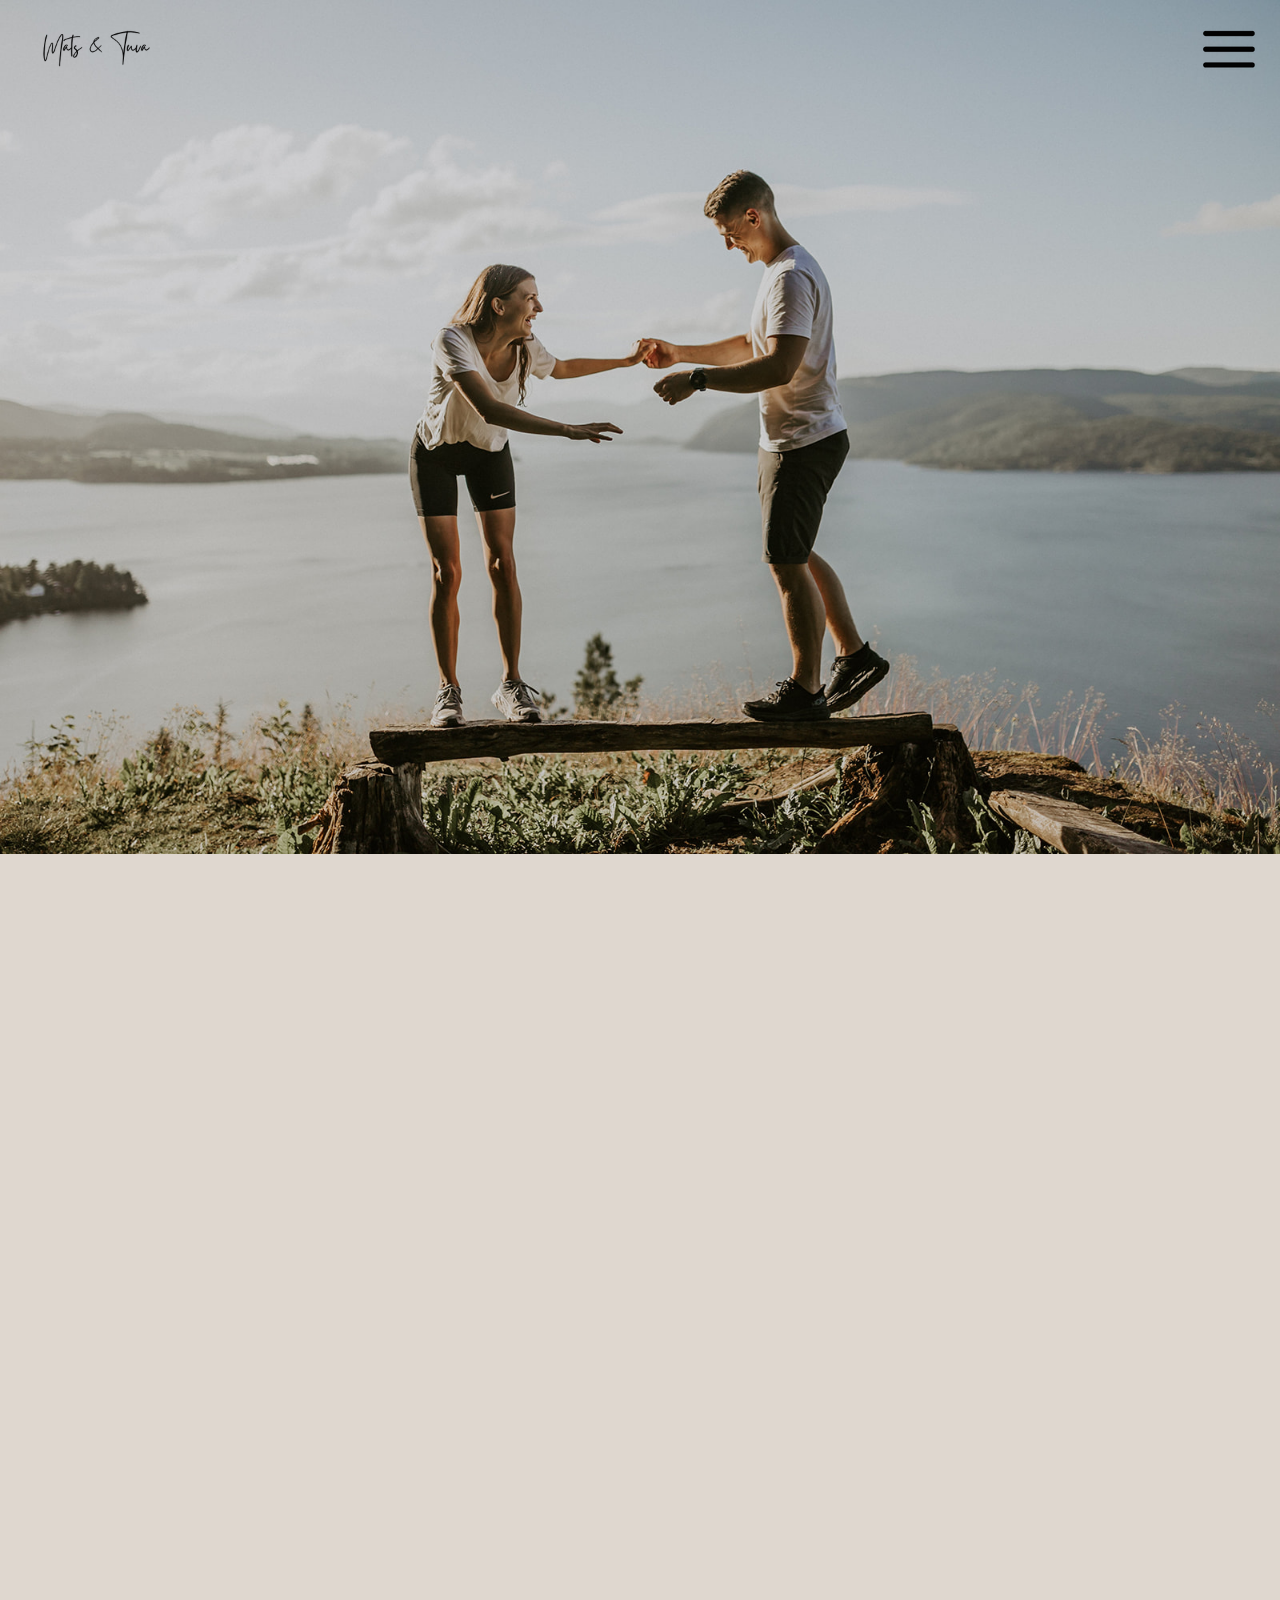
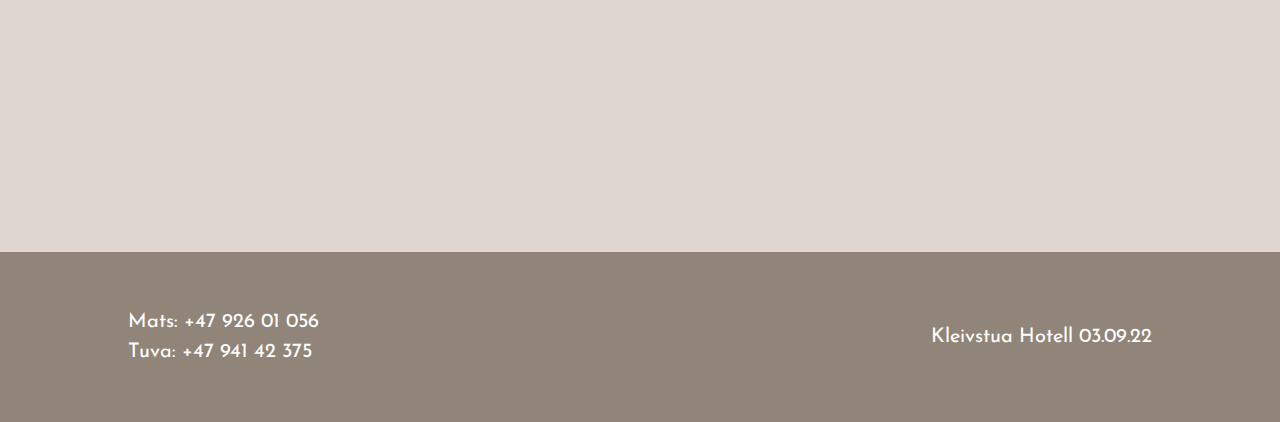
<file: index.html>
<!DOCTYPE html>
<html lang="en">
<head>
    <meta charset="UTF-8">
    <meta http-equiv="X-UA-Compatible" content="IE=edge">
    <meta name="viewport" content="width=device-width, initial-scale=1.0">
    <title>Mats og Tuva</title>
    <link rel="stylesheet" href="styles.css">
    <link rel="stylesheet" href="mobilstyles.css">
    <link href="https://unpkg.com/aos@2.3.1/dist/aos.css" rel="stylesheet">
</head>

<body>
    <script src="funksjoner/myfunction.js"></script>

    <div id="topnav" class="topnav">
        <a href="index.html"><img class="logo" src="bilder/Logo6.png" alt="logo"></a> 
        <div id="myLinks">
            <a href="program.html">Program</a>
            <a href="overnatting.html">Overnatting</a>
            <a href="informasjon.html">Informasjon</a>
            <a href="toastmaster.html">Toastmaster</a>
            <a href="onskeliste.html">Ønskeliste</a>
            <a href="https://luvbw4n8k6y.typeform.com/to/rzVgZyWt">Svarskjema</a>

        </div>
        <a href="javascript:void(0);" class="icon" onclick="myFunction()">
            <img id="meny" src="bilder/meny2.png" alt="meny">
        </a>
    </div>

    <header class="header"> 
        <img class="forsidebilde" src="bilder/forside1.jpg" alt="Mats og Tuva">
    </header>

    <section data-aos="fade-up" data-aos-delay="200" class="bildekarusell">
        <img src="bilder/velkommen.png" alt="velkommen">
        <img src="bilder/forside3.jpg" alt="forside3">
    </section>


    <section data-aos="fade-up" data-aos-delay="200" class="tekstboks" id="tb1">
        <p>
            <strong>Hei kjære deg! </strong>
            <br><br>
            <em>Vi gleder oss veldig til å dele dagen med deg.</em>
            <br><br>
            Endelig kan vi ønske velkommen til bryllup, 03.09.22 på Kleivstua Hotell. Vi håper at du har mulighet til å feire denne dagen med oss.
            På denne siden har vi samlet det du trenger av informasjon til dagen. Skulle det være noe mer du lurer på er det bare å ta kontakt. 
            <br><br>
            Vi vil gjerne høre om du kommer eller ikke innen 01.07.22. Trykk på knappen nedenfor for å svare om du kommer.
            <br><br>
            Vi gleder oss!
            <br><br>
            Hilsen Mats og Tuva
            <br>
        </p>
        <img id="hjerte" src="bilder/hjerter.png" alt="hjerter">
    </section>

    <section data-aos="fade-up" data-aos-delay="200" class="Svarskjema">
        <img src="bilder/forside4.jpg" alt="forside4">
        <a href="https://luvbw4n8k6y.typeform.com/to/rzVgZyWt"> <button type="button"> Svarskjema </button> </a>
    </section>

    <section class="footer">
        <h3>
            Mats: +47 926 01 056
            <br>
            Tuva: +47 941 42 375
        </h3>

        <h3>
            Kleivstua Hotell
            03.09.22
        </h3>
    </section>


    <script src="https://unpkg.com/aos@2.3.1/dist/aos.js"></script>

    <script>
        AOS.init({
            duration: 800,
        });
    </script>


</body>
</file>
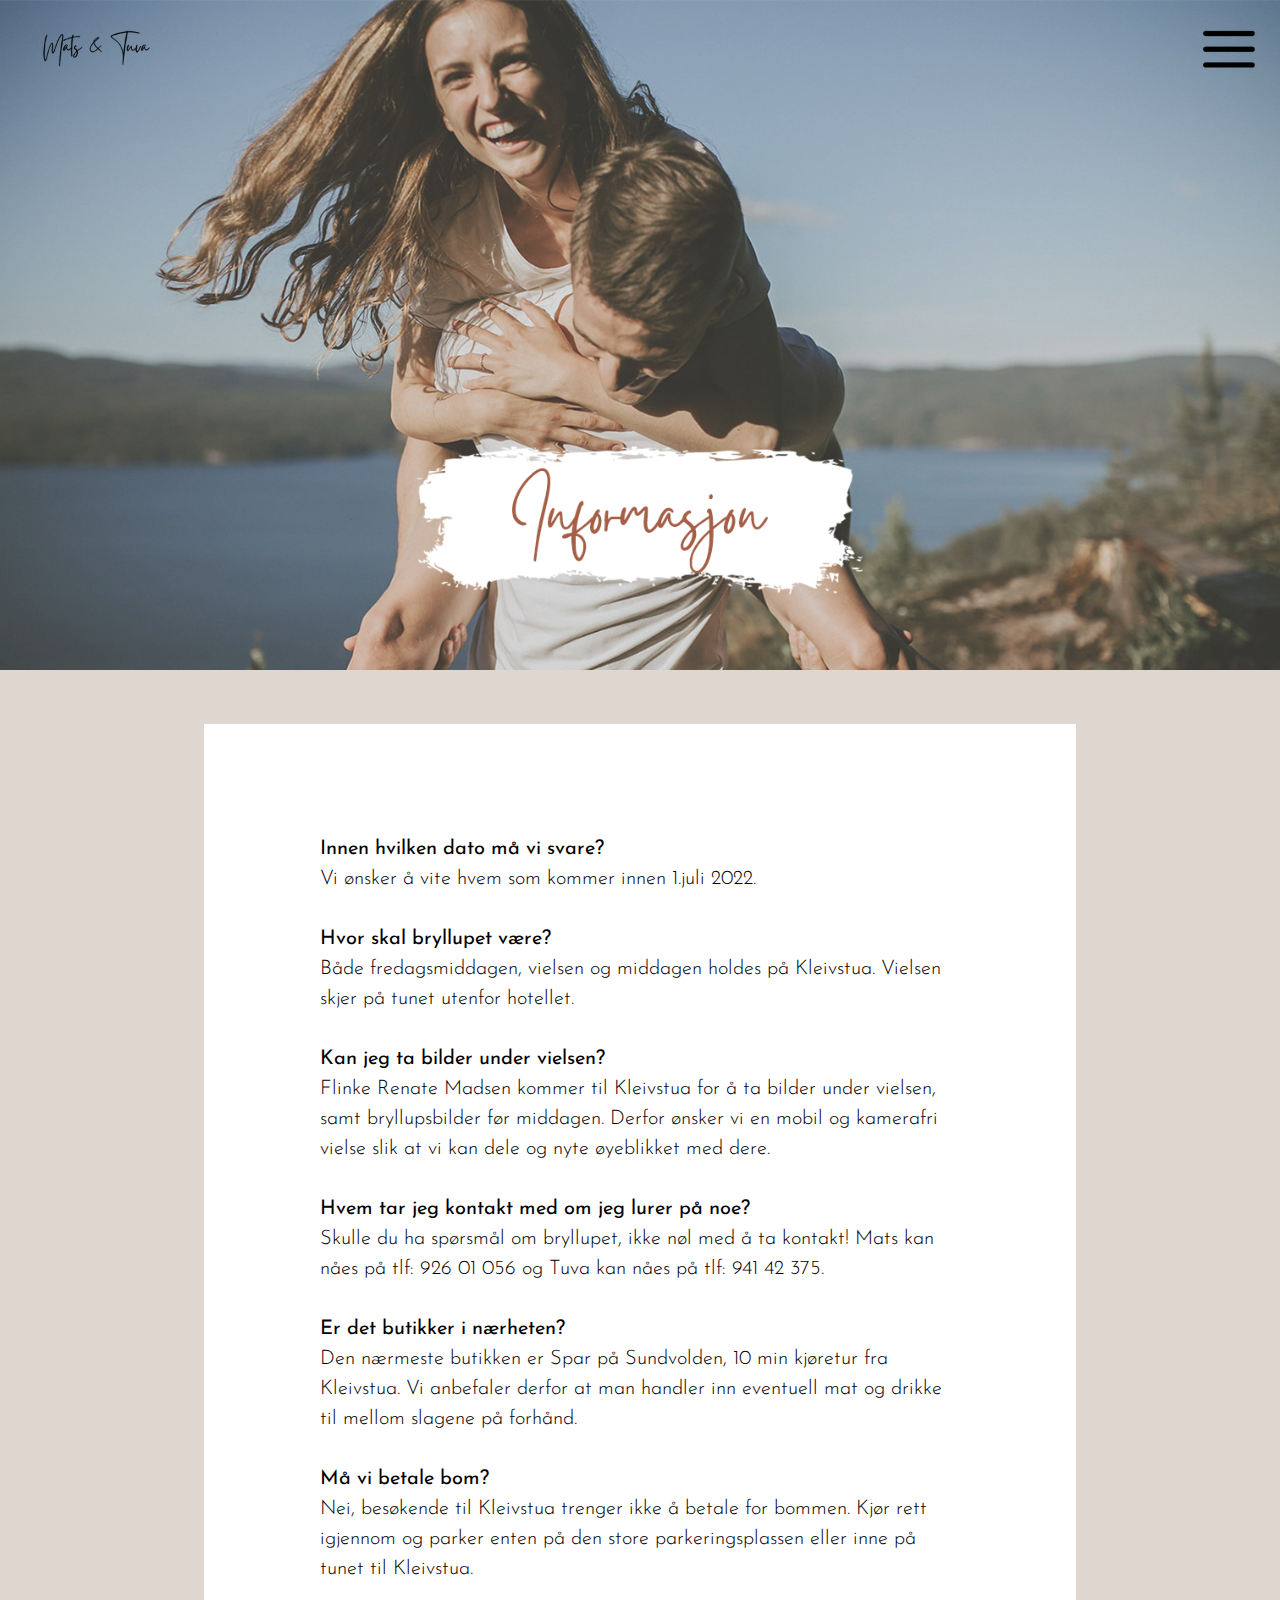
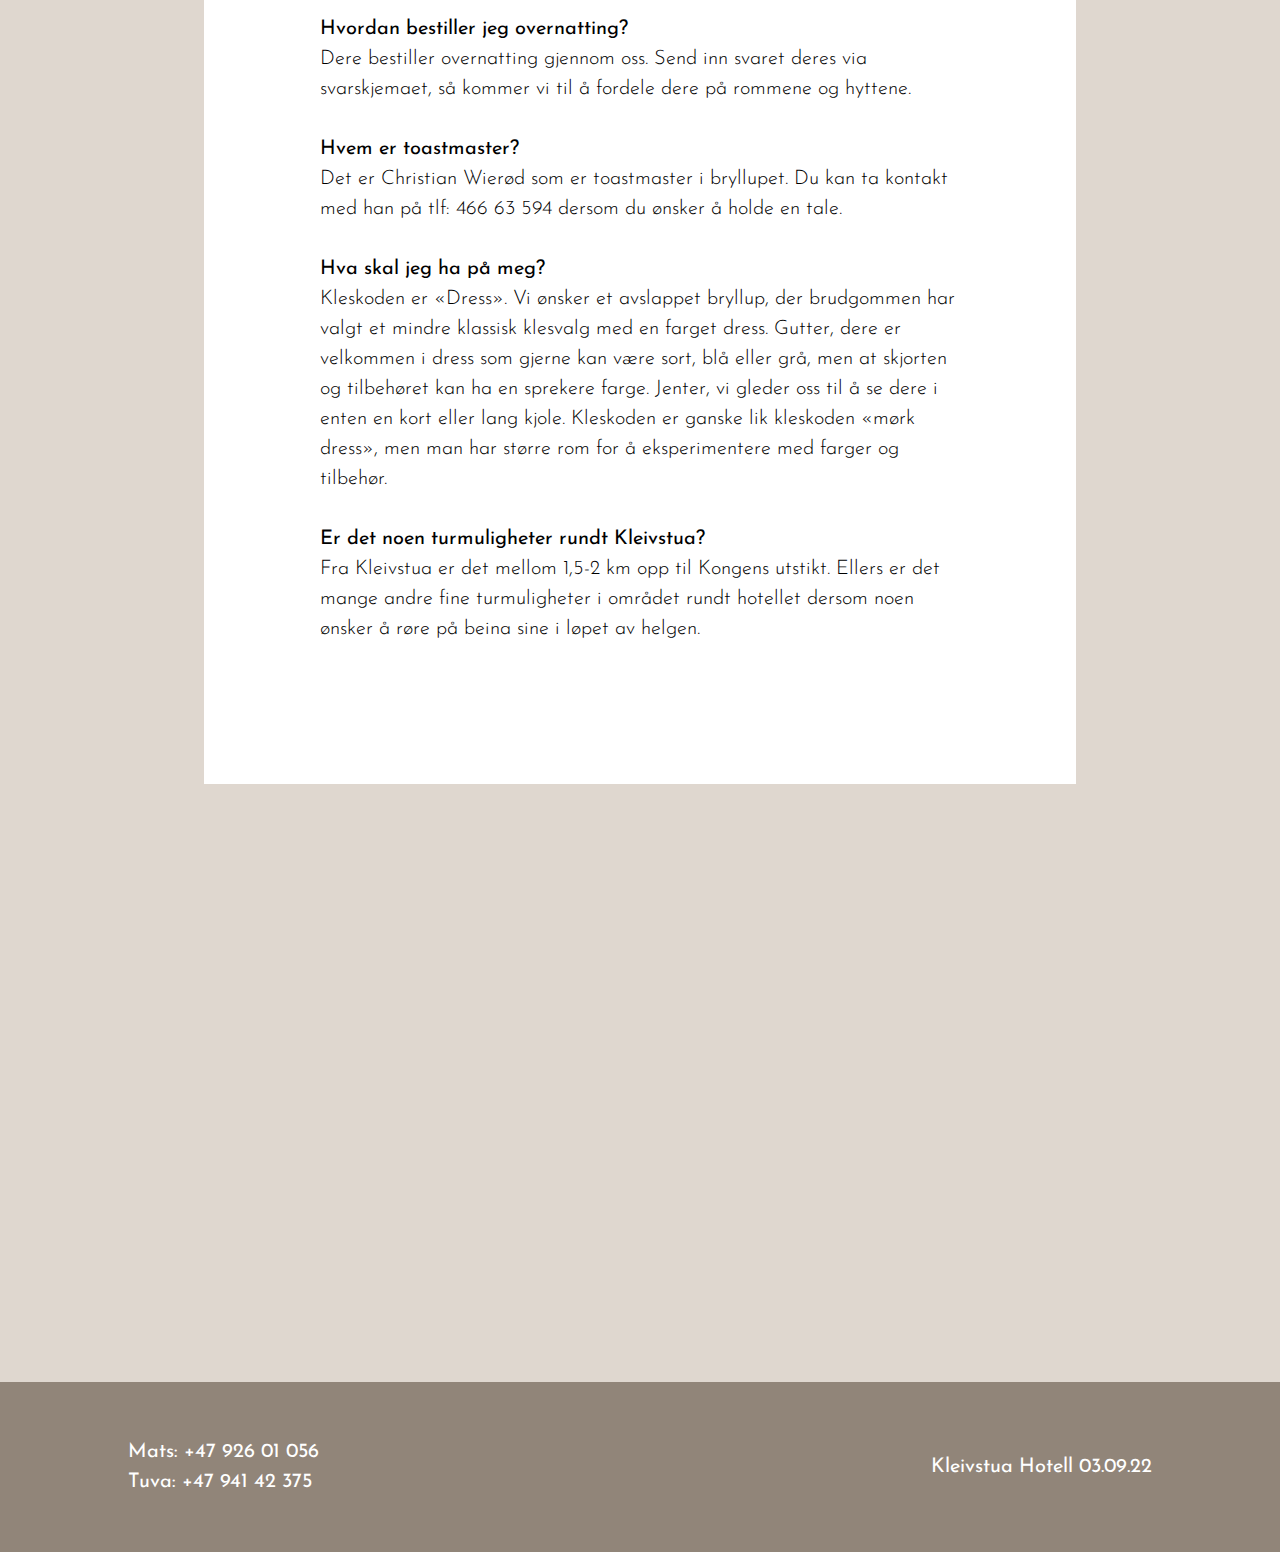
<file: informasjon.html>
<!DOCTYPE html>
<html lang="en">
<head>
    <meta charset="UTF-8">
    <meta http-equiv="X-UA-Compatible" content="IE=edge">
    <meta name="viewport" content="width=device-width, initial-scale=1.0">
    <title>Mats og Tuva</title>
    <link rel="stylesheet" href="styles.css">
    <link rel="stylesheet" href="mobilstyles.css">
    <link href="https://unpkg.com/aos@2.3.1/dist/aos.css" rel="stylesheet">
</head>

<body>
    <script src="funksjoner/myfunction.js"></script>
    <script src="funksjoner/navbar.js"></script>

    <div id="topnav" class="topnav">
        <a href="index.html"><img class="logo" src="bilder/Logo6.png" alt="logo"></a> 
        <div id="myLinks">
            <a href="program.html">Program</a>
            <a href="overnatting.html">Overnatting</a>
            <a href="informasjon.html">Informasjon</a>
            <a href="toastmaster.html">Toastmaster</a>
            <a href="onskeliste.html">Ønskeliste</a>
            <a href="https://luvbw4n8k6y.typeform.com/to/rzVgZyWt">Svarskjema</a>

        </div>
        <a href="javascript:void(0);" class="icon" onclick="myFunction()">
            <img id="meny" src="bilder/meny2.png" alt="meny">
        </a>
    </div>

    <header class="header"> 
        <img class="forsidebilde" src="bilder/infromasjon1.png" alt="Mats og Tuva">
    </header>

    <section class="fredag" data-aos="fade-up" data-aos-delay="200">
        <p>
            <strong>Innen hvilken dato må vi svare?</strong><br>
            Vi ønsker å vite hvem som kommer innen 1.juli 2022.
            
            <br><br>

            <strong>Hvor skal bryllupet være?</strong><br>
            Både fredagsmiddagen, vielsen og middagen holdes på Kleivstua. Vielsen skjer på tunet utenfor hotellet.
            <br><br>
            <strong>Kan jeg ta bilder under vielsen?</strong><br>
            Flinke Renate Madsen kommer til Kleivstua for å ta bilder under vielsen, samt bryllupsbilder før middagen. Derfor ønsker vi en mobil og kamerafri vielse slik at vi kan dele og nyte øyeblikket med dere.
            <br><br>
            <strong>Hvem tar jeg kontakt med om jeg lurer på noe?</strong><br>
            Skulle du ha spørsmål om bryllupet, ikke nøl med å ta kontakt! Mats kan nåes på tlf: 926 01 056 og Tuva kan nåes på tlf: 941 42 375.
            <br><br>
            <strong>Er det butikker i nærheten?</strong><br>
            Den nærmeste butikken er Spar på Sundvolden, 10 min kjøretur fra Kleivstua. Vi anbefaler derfor at man handler inn eventuell mat og drikke til mellom slagene på forhånd.
            <br><br>
            <strong>Må vi betale bom?</strong><br>
            Nei, besøkende til Kleivstua trenger ikke å betale for bommen. Kjør rett igjennom og parker enten på den store parkeringsplassen eller inne på tunet til Kleivstua. 
            <br><br>
            <strong>Hvordan bestiller jeg overnatting?</strong><br>
            Dere bestiller overnatting gjennom oss. Send inn svaret deres via svarskjemaet, så kommer vi til å fordele dere på rommene og hyttene.
            <br><br>
            <strong>Hvem er toastmaster?</strong><br>
            Det er Christian Wierød som er toastmaster i bryllupet. Du kan ta kontakt med han på tlf: 466 63 594 dersom du ønsker å holde en tale.
            <br><br>
            <strong>Hva skal jeg ha på meg?</strong><br>
            Kleskoden er «Dress». Vi ønsker et avslappet bryllup, der brudgommen har valgt et mindre klassisk klesvalg med en farget dress. Gutter, dere er velkommen i dress som gjerne kan være sort, blå eller grå, men at skjorten og tilbehøret kan ha en sprekere farge. Jenter, vi gleder oss til å se dere i enten en kort eller lang kjole. Kleskoden er ganske lik kleskoden «mørk dress», men man har større rom for å eksperimentere med farger og tilbehør. 
            <br><br>
            <strong>Er det noen turmuligheter rundt Kleivstua?</strong><br>
            Fra Kleivstua er det mellom 1,5-2 km opp til Kongens utstikt. Ellers er det mange andre fine turmuligheter i området rundt hotellet dersom noen ønsker å røre på beina sine i løpet av helgen.
            <br><br>
        </p>

    </section>

    <section data-aos="fade-up" data-aos-delay="200" class="tekstboks" id="tb2">
        <p>
            Kjenner du noen som kan passe meg? Mamma og pappa har lyst på barnefri, og lurer på hvor jeg kan være denne helgen. Jeg liker de fleste, men det må være noen som liker det høye energinivået mitt.
            <br>
            <strong>Hilsen Lexi</strong>
        </p>
    </section>

    <section class="footer">
        <h3>
            Mats: +47 926 01 056
            <br>
            Tuva: +47 941 42 375
        </h3>

        <h3>
            Kleivstua Hotell
            03.09.22
        </h3>
    </section>


    <script src="https://unpkg.com/aos@2.3.1/dist/aos.js"></script>

    <script>
        AOS.init({
            duration: 800,
        });
    </script>


</body>
</file>
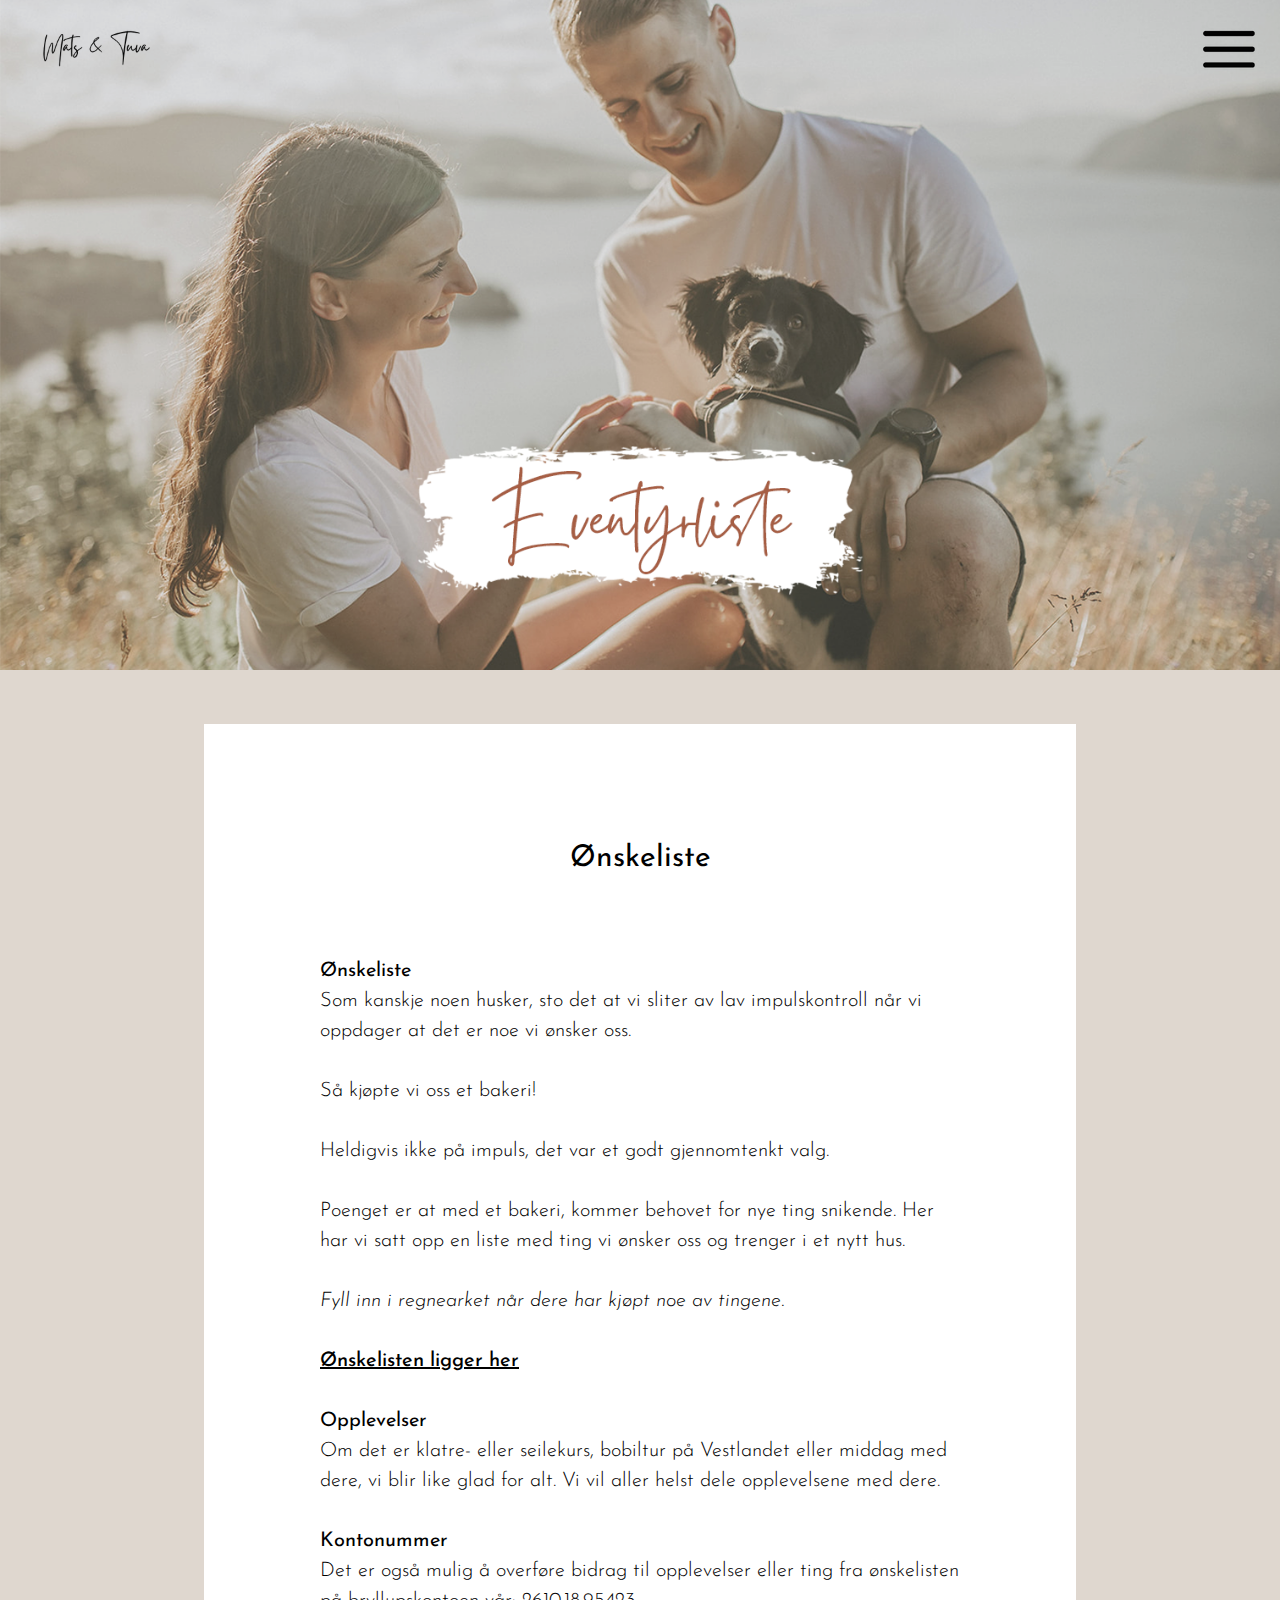
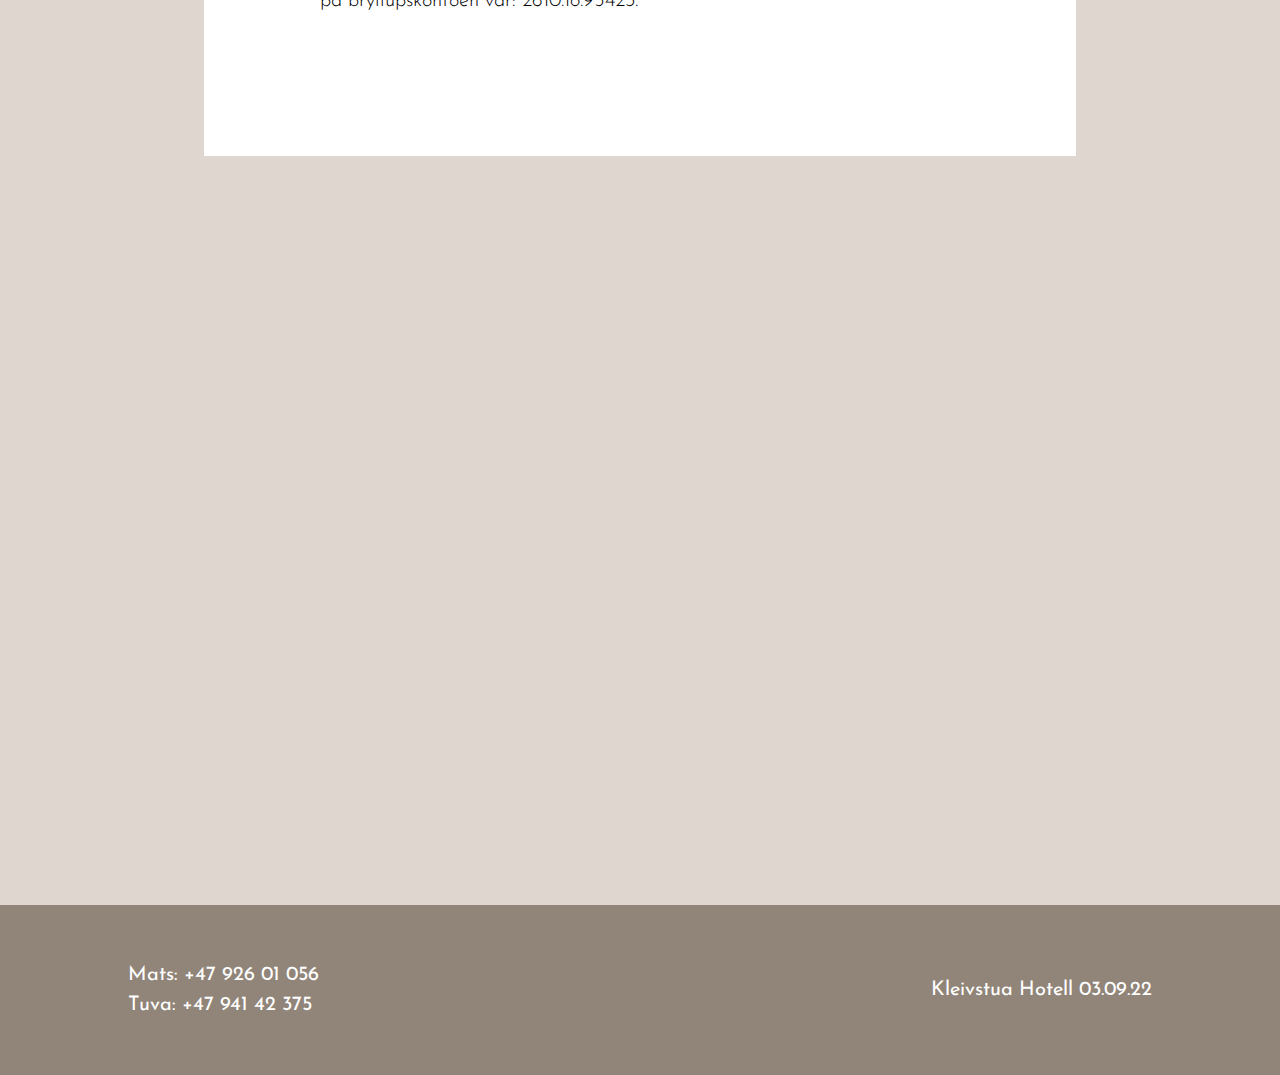
<file: onskeliste.html>
<!DOCTYPE html>
<html lang="en">
<head>
    <meta charset="UTF-8">
    <meta http-equiv="X-UA-Compatible" content="IE=edge">
    <meta name="viewport" content="width=device-width, initial-scale=1.0">
    <title>Mats og Tuva</title>
    <link rel="stylesheet" href="styles.css">
    <link rel="stylesheet" href="mobilstyles.css">
    <link href="https://unpkg.com/aos@2.3.1/dist/aos.css" rel="stylesheet">
</head>

<body>
    <script src="funksjoner/myfunction.js"></script>
    <script src="funksjoner/navbar.js"></script>

    <div id="topnav" class="topnav">
        <a href="index.html"><img class="logo" src="bilder/Logo6.png" alt="logo"></a> 
        <div id="myLinks">
            <a href="program.html">Program</a>
            <a href="overnatting.html">Overnatting</a>
            <a href="informasjon.html">Informasjon</a>
            <a href="toastmaster.html">Toastmaster</a>
            <a href="onskeliste.html">Ønskeliste</a>
            <a href="https://luvbw4n8k6y.typeform.com/to/rzVgZyWt">Svarskjema</a>

        </div>
        <a href="javascript:void(0);" class="icon" onclick="myFunction()">
            <img id="meny" src="bilder/meny2.png" alt="meny">
        </a>
    </div>

    <header class="header"> 
        <img class="forsidebilde" src="bilder/evertyr1.png" alt="Mats og Tuva">
    </header>

    <section data-aos="fade-up" data-aos-delay="200" class="fredag">
        <h1> Ønskeliste</h1>
        <br><br>
        <p>
            <strong>Ønskeliste</strong> <br>
            Som kanskje noen husker, sto det at vi sliter av lav impulskontroll når vi oppdager at det er noe vi ønsker oss.
            <br><br>
            Så kjøpte vi oss et bakeri!
            <br><br>
            Heldigvis ikke på impuls, det var et godt gjennomtenkt valg. 
            <br><br>
            Poenget er at med et bakeri, kommer behovet for nye ting snikende. Her har vi satt opp en liste med ting vi ønsker oss og trenger i et nytt hus. 
            <br><br>
            <em>Fyll inn i regnearket når dere har kjøpt noe av tingene.</em> 
            <br><br>
            <a href="https://docs.google.com/spreadsheets/d/1n4KfcXi5VdkEhDsxlsxhzHRheYiRbTQmw9sN6qgsFLA/edit?usp=sharing" style="text-decoration: underline;">Ønskelisten ligger her</a>
            <br><br>
            <strong>Opplevelser</strong> <br>
            Om det er klatre- eller seilekurs, bobiltur på Vestlandet eller middag med dere, vi blir like glad for alt. Vi vil aller helst dele opplevelsene med dere. 
            <br><br>
            <strong>Kontonummer</strong> <br>
            Det er også mulig å overføre bidrag til opplevelser eller ting fra ønskelisten på bryllupskontoen vår: 2610.18.95423.
            <br><br>

        </p>

    </section>

    <section data-aos="fade-up" data-aos-delay="200" class="eventyr">
        <img src="bilder/eventyr2.jpg" alt="Lexi, Mats og Tuva">
        <img id="hjerte" src="bilder/hjerter.png" alt="hjerter">
    </section>


    <section class="footer">
        <h3>
            Mats: +47 926 01 056
            <br>
            Tuva: +47 941 42 375
        </h3>

        <h3>
            Kleivstua Hotell
            03.09.22
        </h3>
    </section>


    <script src="https://unpkg.com/aos@2.3.1/dist/aos.js"></script>

    <script>
        AOS.init({
            duration: 800,
        });
    </script>


</body>
</file>
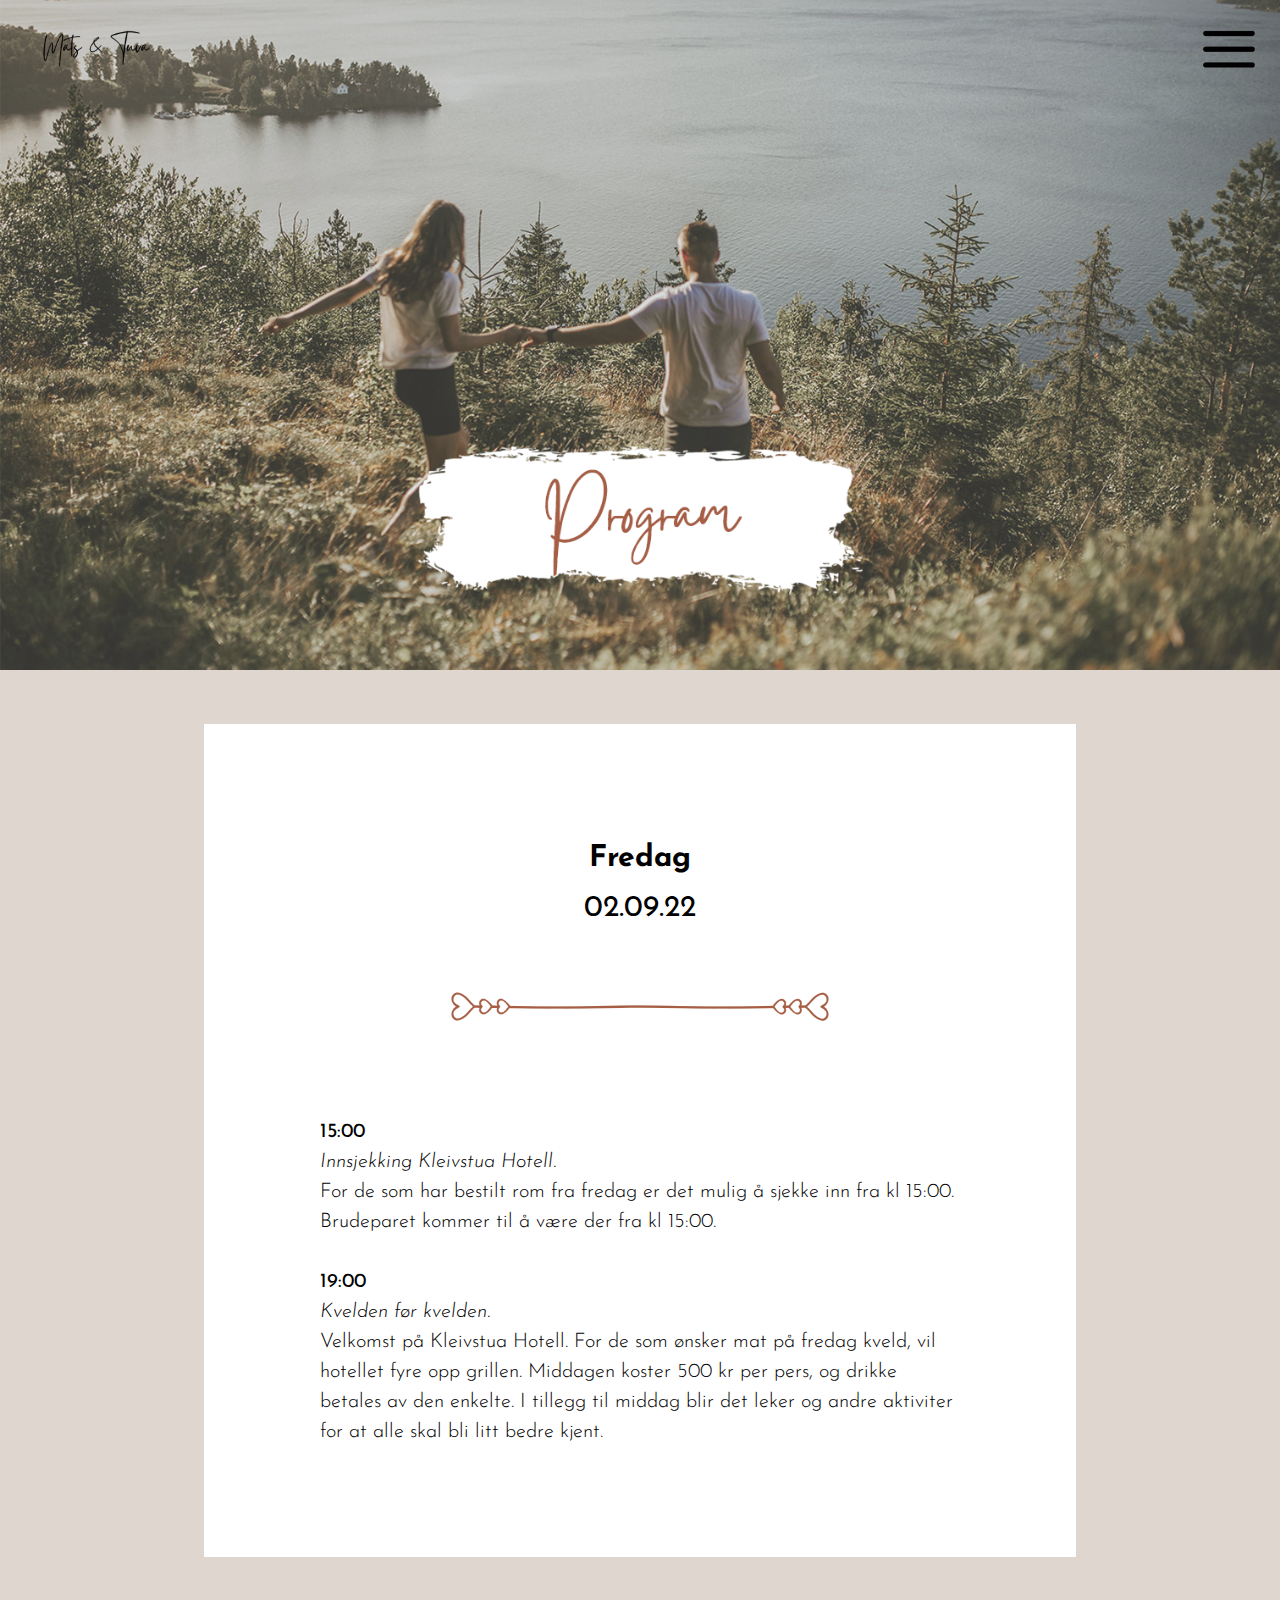
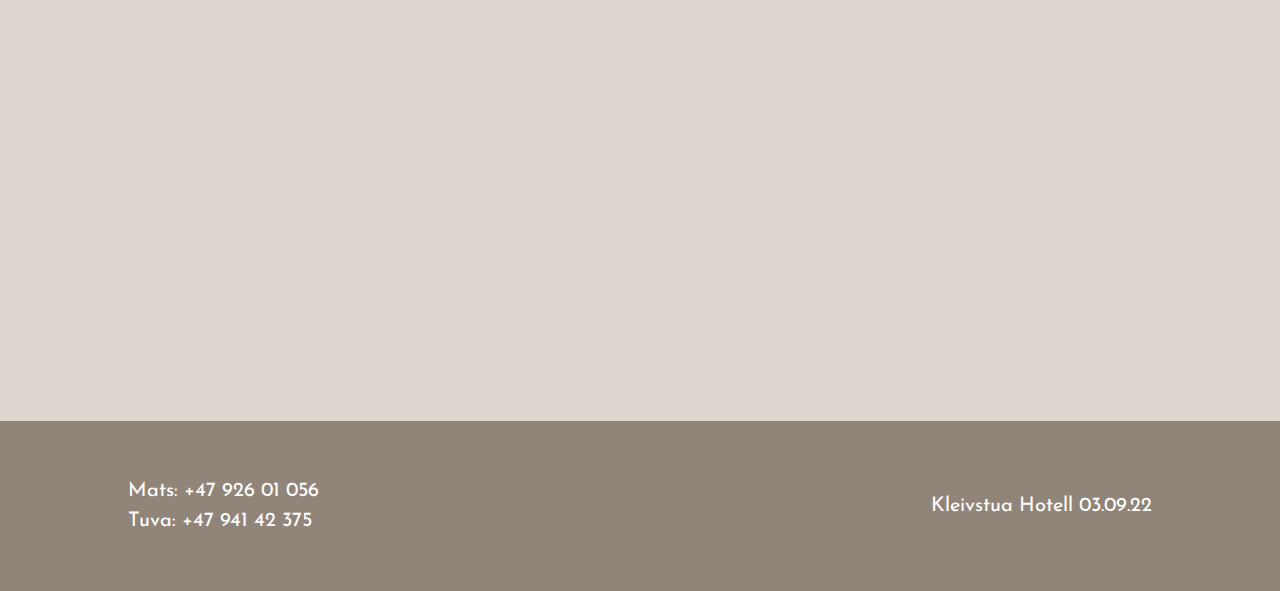
<file: program.html>
<!DOCTYPE html>
<html lang="en">
<head>
    <meta charset="UTF-8">
    <meta http-equiv="X-UA-Compatible" content="IE=edge">
    <meta name="viewport" content="width=device-width, initial-scale=1.0">
    <title>Mats og Tuva</title>
    <link rel="stylesheet" href="styles.css">
    <link rel="stylesheet" href="mobilstyles.css">
    <link href="https://unpkg.com/aos@2.3.1/dist/aos.css" rel="stylesheet">
</head>

<body>
    <script src="funksjoner/myfunction.js"></script>
    <script src="funksjoner/navbar.js"></script>

    <div id="topnav" class="topnav">
        <a href="index.html"><img class="logo" src="bilder/Logo6.png" alt="logo"></a> 
        <div id="myLinks">
            <a href="program.html">Program</a>
            <a href="overnatting.html">Overnatting</a>
            <a href="informasjon.html">Informasjon</a>
            <a href="toastmaster.html">Toastmaster</a>
            <a href="onskeliste.html">Ønskeliste</a>
            <a href="https://luvbw4n8k6y.typeform.com/to/rzVgZyWt">Svarskjema</a>

        </div>
        <a href="javascript:void(0);" class="icon" onclick="myFunction()">
            <img id="meny" src="bilder/meny2.png" alt="meny">
        </a>
    </div>

    <header class="header">
        <img class="forsidebilde" src="bilder/program1.png" alt="bilde av Mats og Tuva">
    </header>

    <section class="fredag" data-aos="fade-up" data-aos-delay="200">
        <h1>
            <strong>Fredag</strong>
            <br>
            02.09.22
            <br>
            <img id = "hjertestang" src="bilder/3.png" alt="hjertepåstang">
        </h1>

        <p>
            <strong>15:00</strong>
            <br>
            <em>Innsjekking Kleivstua Hotell.</em>
            <br>
            For de som har bestilt rom fra fredag er det mulig å sjekke inn fra kl 15:00. Brudeparet kommer til å være der fra kl 15:00.
            <br><br>
            <strong>19:00</strong>
            <br>
            <em>Kvelden før kvelden. </em>
            <br>
            Velkomst på Kleivstua Hotell. For de som ønsker mat på fredag kveld, vil hotellet fyre opp grillen. 
            Middagen koster 500 kr per pers, og drikke betales av den enkelte. 
            I tillegg til middag blir det leker og andre aktiviter for at alle skal bli litt bedre kjent.

        </p>

    </section>

    <section class="programbilde" data-aos="fade-up" data-aos-delay="200">
        <img src="bilder/program2.jpg" alt="Tuva som ler">
    </section>

    <section class="fredag" data-aos="fade-up" data-aos-delay="200">
        <h1>
            <strong>Lørdag</strong>
            <br>
            03.09.22
            <br>
            <img id = "hjertestang" src="bilder/3.png" alt="hjertepåstang">
        </h1>

        <p>
            <strong>08:00 - 10:00</strong>
            <br>
            <em>Frokost på Kleivstua Hotel.</em>
            <br>
            For gjestene som overnatter fra fredag er det frokost i Gamledelen av Hovedhuset fra kl 08:00.
            <br><br>

            <strong>12:00 - 13:00</strong>
            <br>
            <em>Baguettlunsj.</em>
            <br>
            Baguettlunsj settes frem til gjestene som bor på Kleivstua fra fredag til søndag. Drikke betales av hver enkelt.         
            <br><br>

            <strong>13:00 - 14:00</strong>
            <br>
            <em>Vielse Kleivstua Hotel.</em>
            <br>
            Vi gir hverandre våre “ja”. Vielsen er på Kleivstua. Om været holder vil det foregå ute på tunet. Dersom det ikke skulle være oppholdsvær flytter vi oss inn.
            <br><br>

            <strong>14:00 - 15:45</strong>
            <br>
            <em>Aktiviteter mens brudeparet fotograferes.</em>
            <br>
            Vi sniker oss unna for å ta bilder. I mellomtiden er det duket for aktiviteter for gjestene.
            <br><br>

            <strong>15:45 - 16:30</strong>
            <br>
            <em>Mottakelse av brudeparet.</em>
            <br>
            Alle gjestene samles utenfor hovedinngangen for å ta imot brudeparet. Vi går sammen inn til middag.
            <br><br>

            <strong>16:30 - 20:30</strong>
            <br>
            <em>Middagen serveres.</em>
            <br>
            Det blir god mat og drikke og taler. Ta kontakt med vår <a href="toastmaster.html">toastmaster</a> dersom du ønsker å holde en tale.
            <br><br>

            <strong>20:30 - 21:30</strong>
            <br>
            <em>Kaffe avec</em>           
            <br>
            Kaffe avec blir servert i Gamledelen av Hovedhuset.
            <br><br>

            <strong>21:30 - 22:00</strong>
            <br>
            <em>Kaffe og kaker</em>           
            <br>
            Vi bryter bryllupskaken og gjør oss klare til dansegulvet. Nå åpnes baren, og drikke betales av den enkelte.
            <br><br>

            <strong>22:00</strong>
            <br>
            <em>Åpning av danseguvlet.</em>
            <br>
            Ingen fest uten ABBA. Er dere klare?
            <br><br>

            <strong>00:30</strong>
            <br>
            <em>Nattmat.</em>
            <br>
            Det blir pølser og brød!
            <br><br>

            <strong>01:30</strong>
            <br>
            <em>Baren stenger.</em>
            <br>
            Hvem vet, kanskje festen fortsetter...
            <br><br>
        
        </p>

    </section>

    <section class="fredag" data-aos="fade-up" data-aos-delay="200">
        <h1>
            <strong>Søndag</strong>
            <br>
            04.09.22
            <br>
            <img id = "hjertestang" src="bilder/3.png" alt="hjertepåstang">
        </h1>

        <p>
            <strong>09:00-11:00</strong>
            <br>
            <em>Frokost i hovedhuset.</em>
            <br>
            For gjestene som overnatter blir det frokost i hovedhuset før avreise.
            <br><br>

            <strong>11:00</strong>
            <br>
            <em>Utsjekk</em>
            <br>
            Siste mulighet for utsjekk.

        </p>

    </section>

    <section class="footer">
        <h3>
            Mats: +47 926 01 056
            <br>
            Tuva: +47 941 42 375
        </h3>

        <h3>
            Kleivstua Hotell
            03.09.22
        </h3>
    </section>

    <script src="https://unpkg.com/aos@2.3.1/dist/aos.js"></script>

    <script>
        AOS.init({
            duration: 800,
        });
    </script>

</body>
</file>
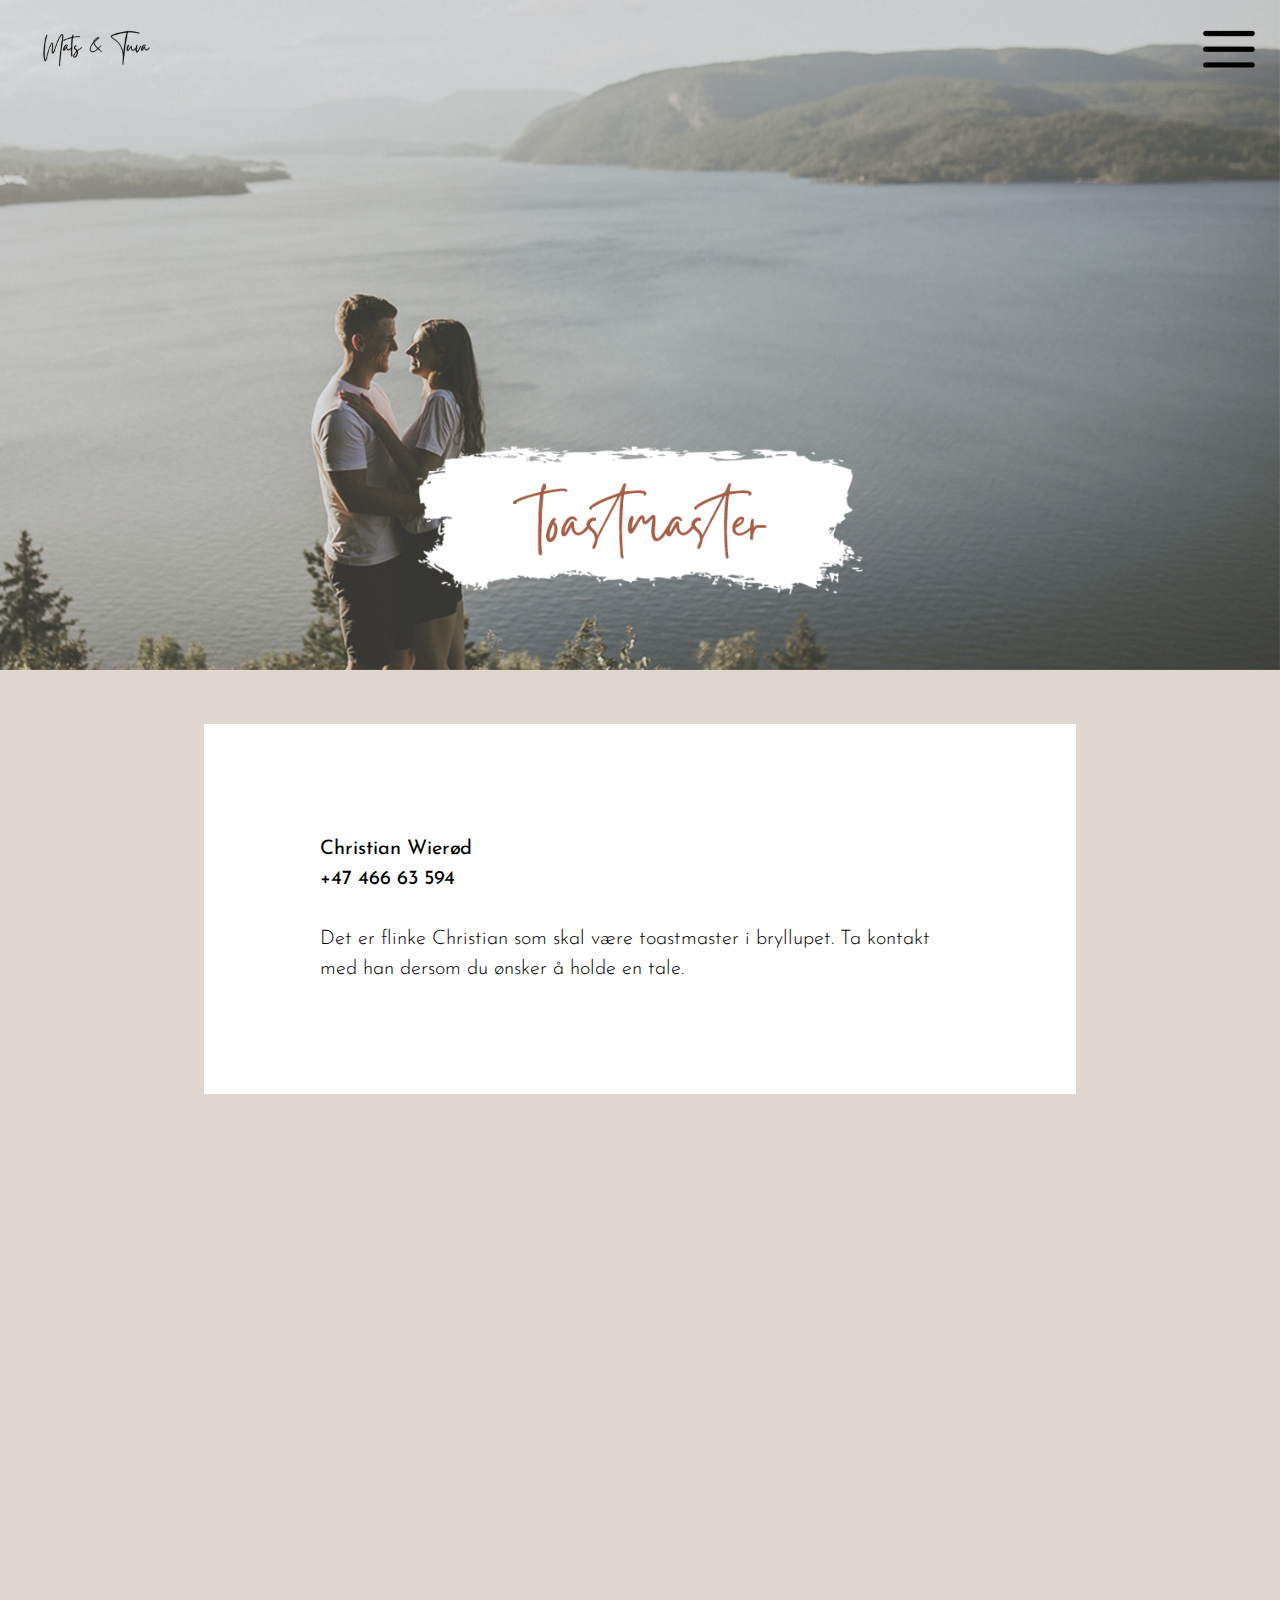
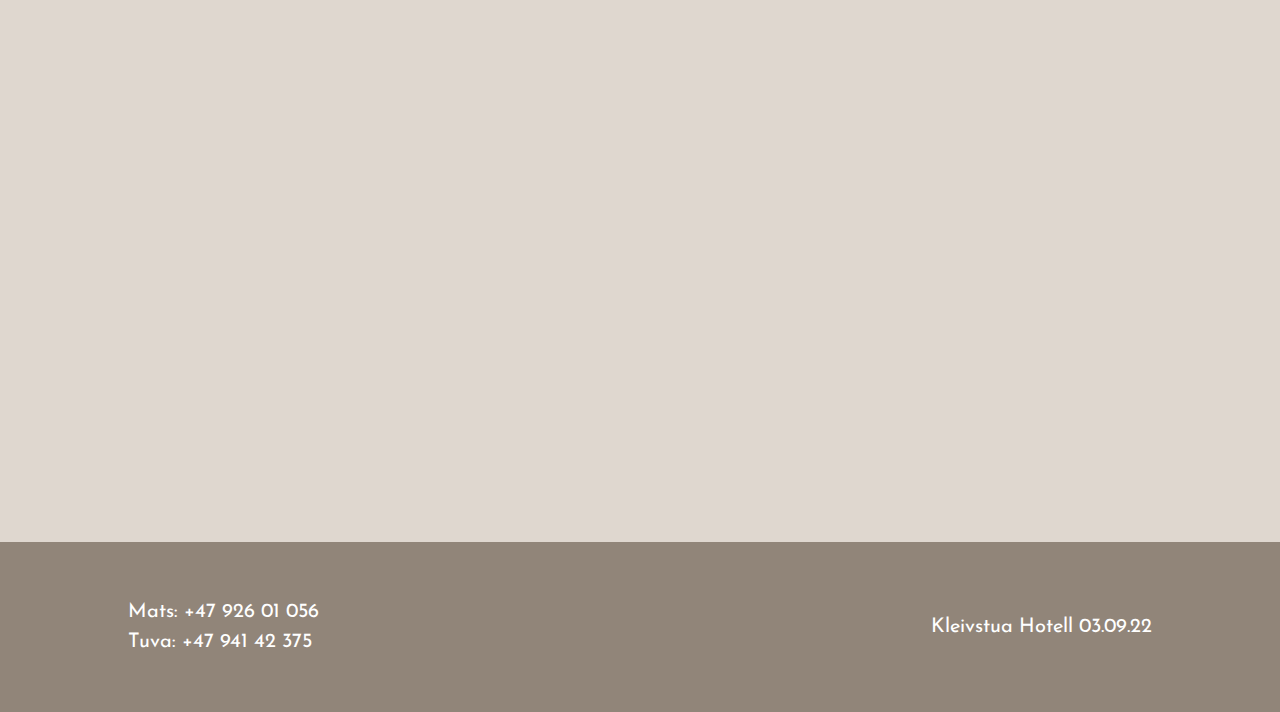
<file: toastmaster.html>
<!DOCTYPE html>
<html lang="en">
<head>
    <meta charset="UTF-8">
    <meta http-equiv="X-UA-Compatible" content="IE=edge">
    <meta name="viewport" content="width=device-width, initial-scale=1.0">
    <title>Mats og Tuva</title>
    <link rel="stylesheet" href="styles.css">
    <link rel="stylesheet" href="mobilstyles.css">
    <link href="https://unpkg.com/aos@2.3.1/dist/aos.css" rel="stylesheet">
</head>

<body>
    <script src="funksjoner/myfunction.js"></script>
    <script src="funksjoner/navbar.js"></script>

    <div id="topnav" class="topnav">
        <a href="index.html"><img class="logo" src="bilder/Logo6.png" alt="logo"></a> 
        <div id="myLinks">
            <a href="program.html">Program</a>
            <a href="overnatting.html">Overnatting</a>
            <a href="informasjon.html">Informasjon</a>
            <a href="toastmaster.html">Toastmaster</a>
            <a href="onskeliste.html">Ønskeliste</a>
            <a href="https://luvbw4n8k6y.typeform.com/to/rzVgZyWt">Svarskjema</a>

        </div>
        <a href="javascript:void(0);" class="icon" onclick="myFunction()">
            <img id="meny" src="bilder/meny2.png" alt="meny">
        </a>
    </div>

    <header class="header"> 
        <img class="forsidebilde" src="bilder/taler1.png" alt="Mats og Tuva">
    </header>

    <section class="fredag" data-aos="fade-up" data-aos-delay="200">
        <p>
            <strong>Christian Wierød
                <br>
                +47 466 63 594
            </strong>
            <br><br>
            Det er flinke Christian som skal være toastmaster i bryllupet. Ta kontakt med han dersom du ønsker å holde en tale.
        </p>
    </section>

    <section data-aos="fade-up" data-aos-delay="200" class="tekstboks" id="tb3">
        <p>
            <strong>Taler</strong>
            <br><br>
            Vi gleder oss til å høre taler og fine ord fra dere. Samtidig har vi store planer om å få tid til å danse på oss gnagsår og synge oss hese. Vi håper derfor at dere går sammen, og gjør det enkelt og kort. Hver taler får mellom 3 og 5 min. Har du mer på hjertet, kom gjerne frem til skålebenken!  
        </p>       
    </section>

    <section class="fredag" data-aos="fade-up" data-aos-delay="200">
        <p>
            <strong>Skålebenken</strong> <br>
            Skålebenken er benken rett foran bordet til brudeparet. Det er en dansk tradisjon, der alle gjestene kan å si noen personlig ord, og ta en privat skål med brudeparet over bordet. Mer om dette får dere på bryllupsdagen.
        </p>
    </section>

    <section class="footer">
        <h3>
            Mats: +47 926 01 056
            <br>
            Tuva: +47 941 42 375
        </h3>

        <h3>
            Kleivstua Hotell
            03.09.22
        </h3>
    </section>


    <script src="https://unpkg.com/aos@2.3.1/dist/aos.js"></script>

    <script>
        AOS.init({
            duration: 800,
        });
    </script>


</body>
</file>
<file: styles.css>
@import url('https://fonts.googleapis.com/css2?family=Josefin+Sans:wght@300;400;700&display=swap');
  

/* 
.class
#id
*/ 

/* Fonts and body */ 
body {
    margin: 0;
    padding: 0;
    background-color: #DFD7CF;
    font-family: 'Josefin Sans', sans-serif;
}

h1 {
    font-size: 30px;
    font-weight: 400;
    line-height: 50px;
}

h2 {
    font-size: 20px;
    font-weight: 400;
    line-height: 30px;
}

h3 {
    font-size: 20px;
    font-weight: 400;
    line-height: 30px;
    color: white;
}


p {
    font-size: 22px;
    font-weight: 300;
    font-size: 20px;
    line-height: 30px;
}

li, a{
    font-family: "Josefin Sans", sans-serif;
    color: black;
    text-decoration: none;
    font-weight: 500;
}

/* Navbar */ 

.topnav {
    position: fixed;
    width: 100vw;
    z-index: 1000;
    background-color: transparent;
    transition: 100ms;
}

.bgfarge {
    background-color: rgba(255,255,255,0.7);
}

.topnav img {
    height: 70px;
}
  
.topnav #myLinks {
    display: none;
    width: 40vw;
    text-align: right;
    position: absolute;
    top: 102.5px;
    right: 0;
}

.topnav #myLinks a {
    text-align: right;
    color: black;
    background-color: white;
}
  
.topnav a {
    color: black;
    padding: 14px 16px;
    text-decoration: none;
    font-size: 17px;
    display: block;
}
  
.topnav a.icon {
    display: block;
    position: absolute;
    right: 0;
    top: 0;
}
  
.topnav #myLinks a:hover {
    color: #A65E44;
    background-color: #DFD7CF;
}



/* Forsidebilder og headere */ 

.header img{
    width: 100vw;
    size: cover;
    position: center;
}

/* Button */ 

button {
    background-color: #A65E44;
    border: none;
    color: white;
    padding: 20px 40px;
    font-size: 20px;
    border-radius: 10px;
    font-family: 'Josefin Sans', sans-serif;
}

button:hover{
    background-color: white;
    color: #A65E44;
}

/* Footer */ 

.footer{
    background-color: #918579;
    height: 170px;
    display: flex;
    align-items: center;
    justify-content: space-between;
    padding: 0 10%;
}


/* Tekstboks */

.fredag{
    width: 50vw;
    margin: 50px auto 50px auto;
    padding: 90px 116px;
    background-color: white;
}

.fredag h1{
    text-align: center;
}


/* Tekstboks med bilder*/
.tekstboks{
    position: relative;
    text-align: center;
    padding: 90px 250px;
    background-position: center;
    margin: 50px 0;
}

.tekstboks p {
    position: relative;
    background-color: rgba(255, 255, 255, 0.8);;
    padding: 4rem;
    text-align: center;
    z-index: 1;
    border-radius: 8px;
}



/* Locals */ 

/* Index */ 

#tb1{
    background-image: url(bilder/forside2.jpg);
}

#hjerte {
    position: absolute;
    bottom: 2rem;
    right: 0;
    bottom: 0;
    height: 200px;
    z-index: 2;
}


.bildekarusell{
    height: 80vh;
    display: flex;
    align-items: center;
    text-align: center;
    justify-content: space-between;
    padding: 5% 18%;
}

.bildekarusell img{
    width: 30vw;
}

.Svarskjema{
    height: 80vh;
    display: flex;
    align-items: center;
    text-align: center;
    justify-content: space-between;
    padding: 5% 18%;
}

.Svarskjema img{
    width: 30vw;
}


/* Informasjon */ 

#tb2{
    background-image: url(bilder/informasjon2.jpg);
    margin: 50px;
    background-size: cover;
}

iframe{
    width: 80vw;
    height: 30vh;
    border:0;

}

.kart{
    text-align: center;
    justify-content: center;
    margin: 50px;
}


/* Overnatting */ 

#hjertestang{
    width: 30vw;
}

.programbilde img{
    width: 80vw;
}

.programbilde{
    text-align: center;
}


.bilderovernatting{
    text-align: center;
}

.bilderovernatting img {
    width: 80vw;
    height: auto;
}


.prisliste{
    width: 50vw;
    margin: 50px auto 50px auto;
    padding: 90px 116px;
    background-color: white;
}

/*Taler*/

#tb3{
    background-image: url(bilder/taler2.jpg);
    margin: 50px;
    background-size: cover;
}

.toastmaster{
    text-align: center;
    margin: 10%;
}

.toastmaster img{
    width: 80vw;
    border-radius: 20px;
}

/*Eventyr*/

.eventyr{
    margin: 20px;
    text-align: center;
}
.eventyr img{
    position: relative;
    height: 75vh;
}
</file>
<file: mobilstyles.css>
/* Mobil */
@media screen and (max-width: 871px) {
    /* Fonts and body */ 
    h1 {
        font-size: 22px;
        font-weight: 700;
        line-height: 40px;
    }
    
    h2 {
        font-size: 20px;
        font-weight: 700;
    }

    h3 {
        font-size: 15px;
        font-weight: 400;
        color: white;
        line-height: 20px;
    }
    
    
    p {
        font-size: 18px;
        font-weight: 300;
        line-height: 28px;
    }

    /* Navbar */ 

    .topnav #myLinks {
        width: 100vw;
        top: 70px;
        right: 0;
        line-height: 40px;
    }

    .topnav a {
        padding: 0 30px;
    }

    .topnav a.icon {
        display: block;
        position: absolute;
        right: 0;
        top: 17.5px;
        padding: 0;
    }

    #meny{
        width: 50%;
        height: 50%;
    }
    
    /* Button */ 
    button {
        padding: 15px 24px;
        font-size: 18px;
        margin: 50px;
    }

    /* Footer */ 

    .footer{
        height: 100px;
        display: block;
        padding: 10px;
    }

    /* Tekstboks */

    .fredag button{
        margin: 0;
    }

    .fredag{
        width: 80vw;
        padding: 20px 20px;
        background-color: white;
    }

    /* Tekstboks med bilder*/

    .tekstboks{
        padding: 30px 30px;
        margin: 0;
    }

    .tekstboks p{
        padding: 2rem;
        margin: 0;
    }

    /* Locals */ 

    /* Index */ 

    .bildekarusell{
        display:flow-root;
        height: max-content;
    }

    .bildekarusell img{
        width: 60vw;
    }

    .Svarskjema{
        display:flow-root;
        height: max-content;
    }

    .Svarskjema img{
        width: 60vw;
    }

    /* Overnatting */

    #hjertestang{
        width: 50vw;
    }

    .pris{
        display: block;
        text-align: center;
        width: 70vw;
        margin: 50px auto 50px auto;
        padding: 30px 50px;
    }

    /*Taler*/
    #tb3{
        margin: 0;
    }

    .toastmaster img{
        width: 100vw;
        border-radius: 0px;
    }

    .toastmaster{
        margin: 25px 0;
    }

    /*Onskeliste*/
    .eventyr img{
        position: relative;
        height: 70vh;
    }

    .eventyr img{
        position: relative;
        height: 60vh;
    }
}
</file>
